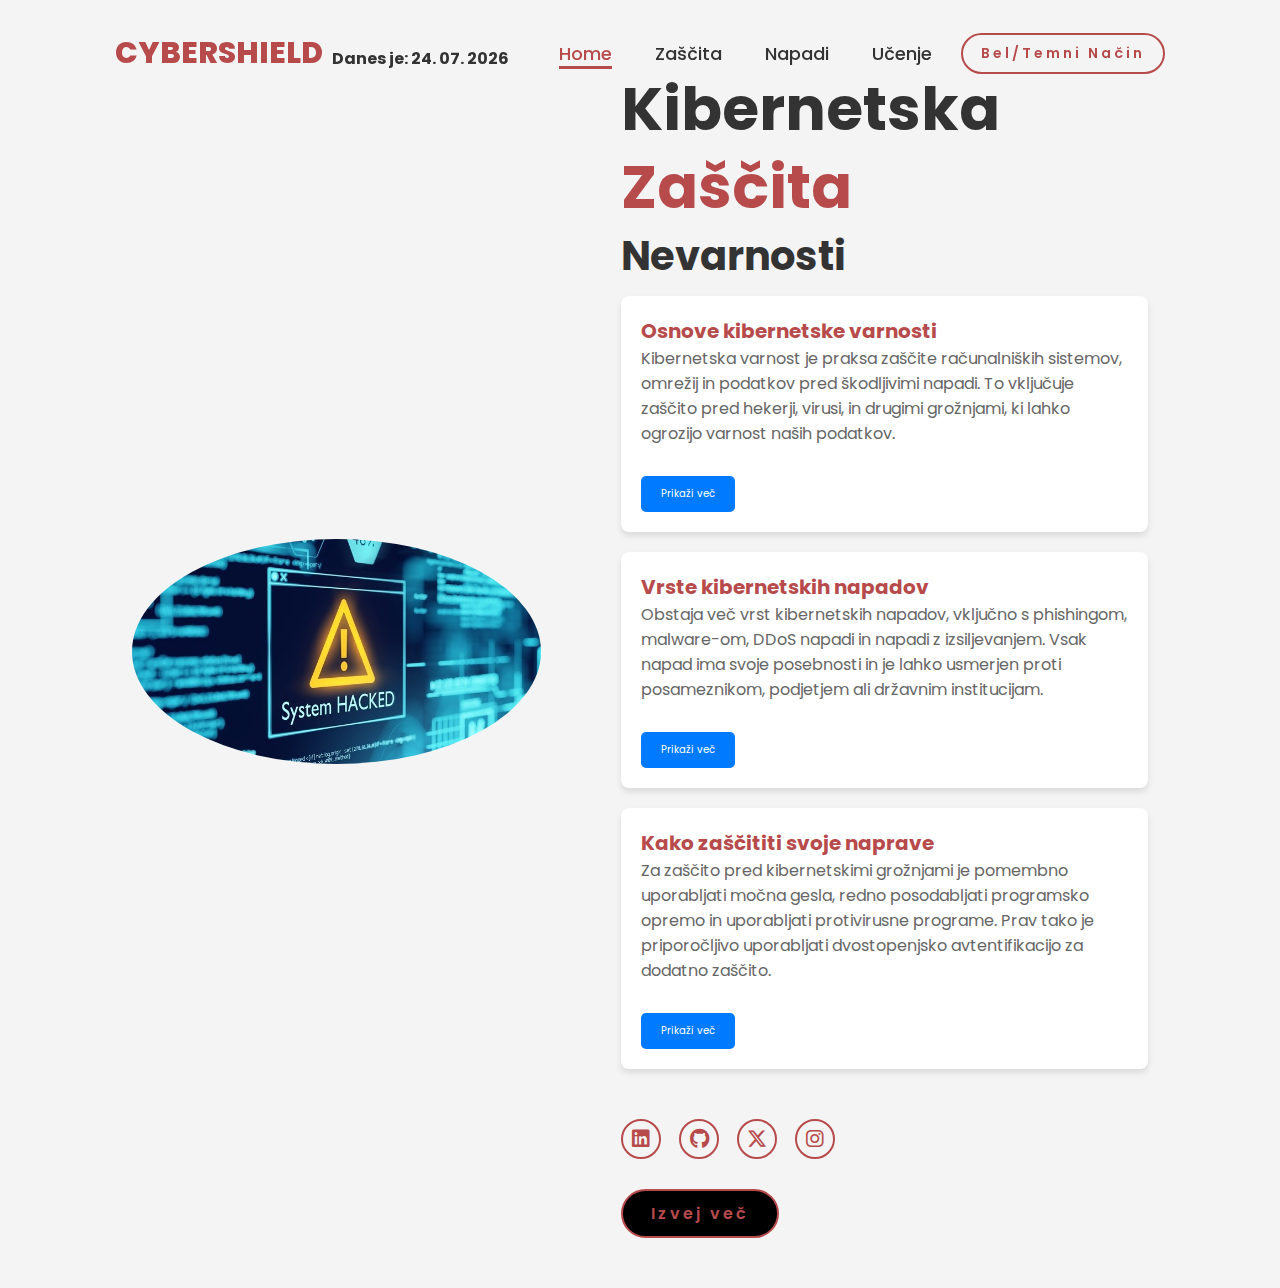
<file: kids/index.html>
<!DOCTYPE html>
<html lang="en">
<head>
    <meta charset="UTF-8">
    <meta name="viewport" content="width=device-width, initial-scale=1.0">
    <link rel="stylesheet" href="https://cdnjs.cloudflare.com/ajax/libs/font-awesome/6.5.2/css/all.min.css">
    <link rel="stylesheet" href="style.css">
    <title>Kibernetska varnost</title>
</head>
<body>
    <header>
        <a href="index.html" class="logo">CYBERSHIELD</a>
        <div id="date" class="date"></div> 
        <nav>
            <a href="index.html" class="active"> Home</a>
            <a href="varnost.html">Zaščita</a>
            <a href="napadi.html">Napadi</a>
            <a href="ucenje.html">Učenje</a>
        </nav>
        <button id="theme-toggle" class="btn">Bel/Temni Način</button> 
    </header>
    
    <section class="home">
        <div class="home-img">
            <img src="tips-image.jpg" alt="">
        </div>
        <div class="home-content">
            <h1>Kibernetska<span> Zaščita</span></h1>
            <h3 class="typing-text">Nevarnosti</h3>
            <p></p>
            <div class="card">
                <h2>Osnove kibernetske varnosti</h2>
                <p class="card-text" id="card1-text">Kibernetska varnost je praksa zaščite računalniških sistemov, omrežij in podatkov pred škodljivimi napadi. To vključuje zaščito pred hekerji, virusi, in drugimi grožnjami, ki lahko ogrozijo varnost naših podatkov.<span id="more1" style="display:none;"> Zaščita pred temi grožnjami vključuje uporabo naprednih tehnologij, redno posodabljanje programske opreme, in ozaveščanje uporabnikov o varnostnih tveganjih.</span></p>
                <button class="toggle-btn" onclick="toggleText('more1')">Prikaži več</button>
            </div>
    
            <div class="card">
                <h2>Vrste kibernetskih napadov</h2>
                <p class="card-text" id="card2-text">Obstaja več vrst kibernetskih napadov, vključno s phishingom, malware-om, DDoS napadi in napadi z izsiljevanjem. Vsak napad ima svoje posebnosti in je lahko usmerjen proti posameznikom, podjetjem ali državnim institucijam.<span id="more2" style="display:none;"> Phishing vključuje uporabo prevarantskih e-poštnih sporočil, ki poskušajo pridobiti osebne podatke, medtem ko so DDoS napadi zasnovani za preobremenitev spletnih strežnikov, da postanejo nedostopni.</span></p>
                <button class="toggle-btn" onclick="toggleText('more2')">Prikaži več</button>
            </div>
    
            <div class="card">
                <h2>Kako zaščititi svoje naprave</h2>
                <p class="card-text" id="card3-text">Za zaščito pred kibernetskimi grožnjami je pomembno uporabljati močna gesla, redno posodabljati programsko opremo in uporabljati protivirusne programe. Prav tako je priporočljivo uporabljati dvostopenjsko avtentifikacijo za dodatno zaščito.<span id="more3" style="display:none;"> Varnostni nasveti vključujejo tudi izogibanje javnim Wi-Fi omrežjem za opravljanje občutljivih nalog in biti pozoren na morebitne zlonamerne povezave ali datoteke.</span></p>
                <button class="toggle-btn" onclick="toggleText('more3')">Prikaži več</button>
            </div>
            <div class="social-icons">
                <a href="#"><i class="fa-brands fa-linkedin"></i></a>
                <a href="#"><i class="fa-brands fa-github"></i></a>
                <a href="#"><i class="fa-brands fa-x-twitter"></i></a>
                <a href="#"><i class="fa-brands fa-instagram"></i></a>
            </div>
            <a href="varnost.html" class="btn">Izvej več</a>
        </div>
    </section>

    <script src="script.js"></script> 
</body>
</html>
</file>
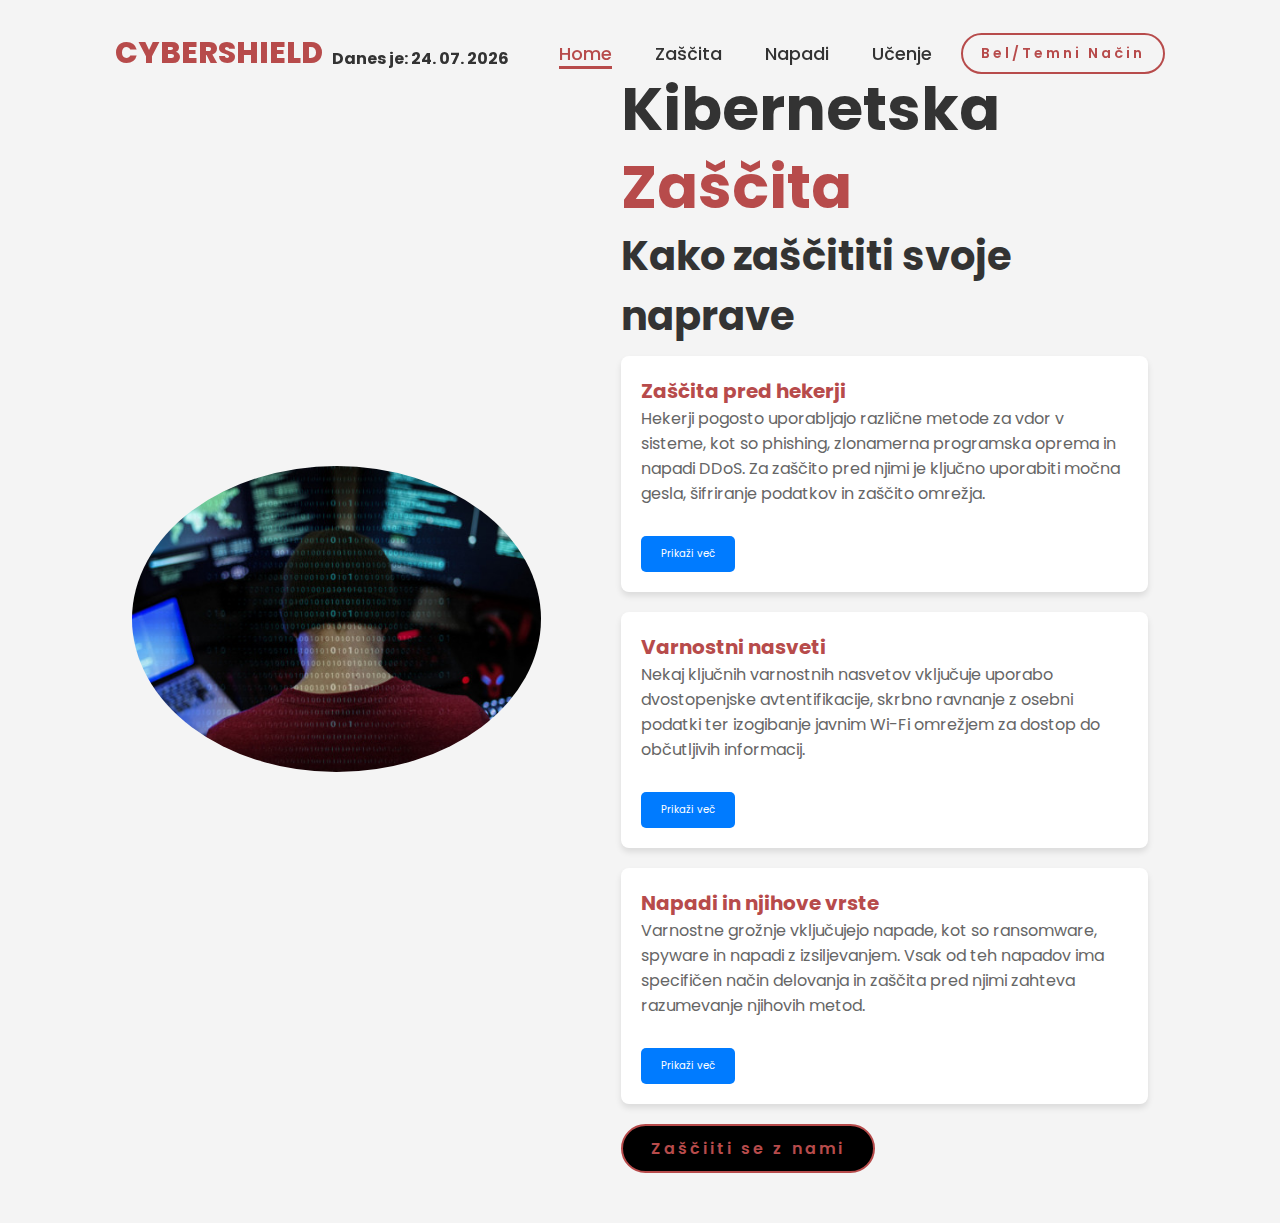
<file: kids/napadi.html>
<!DOCTYPE html>
<html lang="en">
<head>
    <meta charset="UTF-8">
    <meta name="viewport" content="width=device-width, initial-scale=1.0">
    <link rel="stylesheet" href="style.css">
    <title>Kibernetska varnost</title>
</head>
<body>
    <header>
        <a href="index.html" class="logo">CYBERSHIELD</a>
        <div id="date" class="date"></div> 
        <nav>
            <a href="index.html" class="active"> Home</a>
            <a href="varnost.html">Zaščita</a>
            <a href="napadi.html">Napadi</a>
            <a href="ucenje.html">Učenje</a>
        </nav>
        <button id="theme-toggle" class="btn">Bel/Temni Način</button>
    </header>
    
    <section class="home">
        <div class="home-img">
            <img src="intro-image.jpg" alt="">
        </div>
        <div class="home-content">
            <h1>Kibernetska <span>Zaščita</span></h1>
            <h3 class="typing-text">Kako zaščititi svoje naprave</h3>
            <p></p>
            
            <div class="card">
                <h2>Zaščita pred hekerji</h2>
                <p class="card-text" id="card1-text">Hekerji pogosto uporabljajo različne metode za vdor v sisteme, kot so phishing, zlonamerna programska oprema in napadi DDoS. Za zaščito pred njimi je ključno uporabiti močna gesla, šifriranje podatkov in zaščito omrežja.<span id="more1" style="display:none;"> Pomembno je redno posodabljanje programske opreme in ozaveščanje uporabnikov o nevarnostih.</span></p>
                <button class="toggle-btn" onclick="toggleText('more1')">Prikaži več</button>
            </div>
    
            <div class="card">
                <h2>Varnostni nasveti</h2>
                <p class="card-text" id="card2-text">Nekaj ključnih varnostnih nasvetov vključuje uporabo dvostopenjske avtentifikacije, skrbno ravnanje z osebni podatki ter izogibanje javnim Wi-Fi omrežjem za dostop do občutljivih informacij.<span id="more2" style="display:none;"> Prav tako je priporočljivo uporabljati protivirusne programe in pogosto preverjati varnostne nastavitve na napravah.</span></p>
                <button class="toggle-btn" onclick="toggleText('more2')">Prikaži več</button>
            </div>
    
            <div class="card">
                <h2>Napadi in njihove vrste</h2>
                <p class="card-text" id="card3-text">Varnostne grožnje vključujejo napade, kot so ransomware, spyware in napadi z izsiljevanjem. Vsak od teh napadov ima specifičen način delovanja in zaščita pred njimi zahteva razumevanje njihovih metod.<span id="more3" style="display:none;"> Pomembno je, da uporabniki redno preverjajo varnostne nastavitve svojih naprav in so pozorni na morebitne zlonamerne povezave.</span></p>
                <button class="toggle-btn" onclick="toggleText('more3')">Prikaži več</button>
            </div>
            <a href="ucenje.html" class="btn">Zaščiiti se z nami</a>
        </div>
    </section>

    <script src="script.js"></script> 
</body>
</html>
</file>
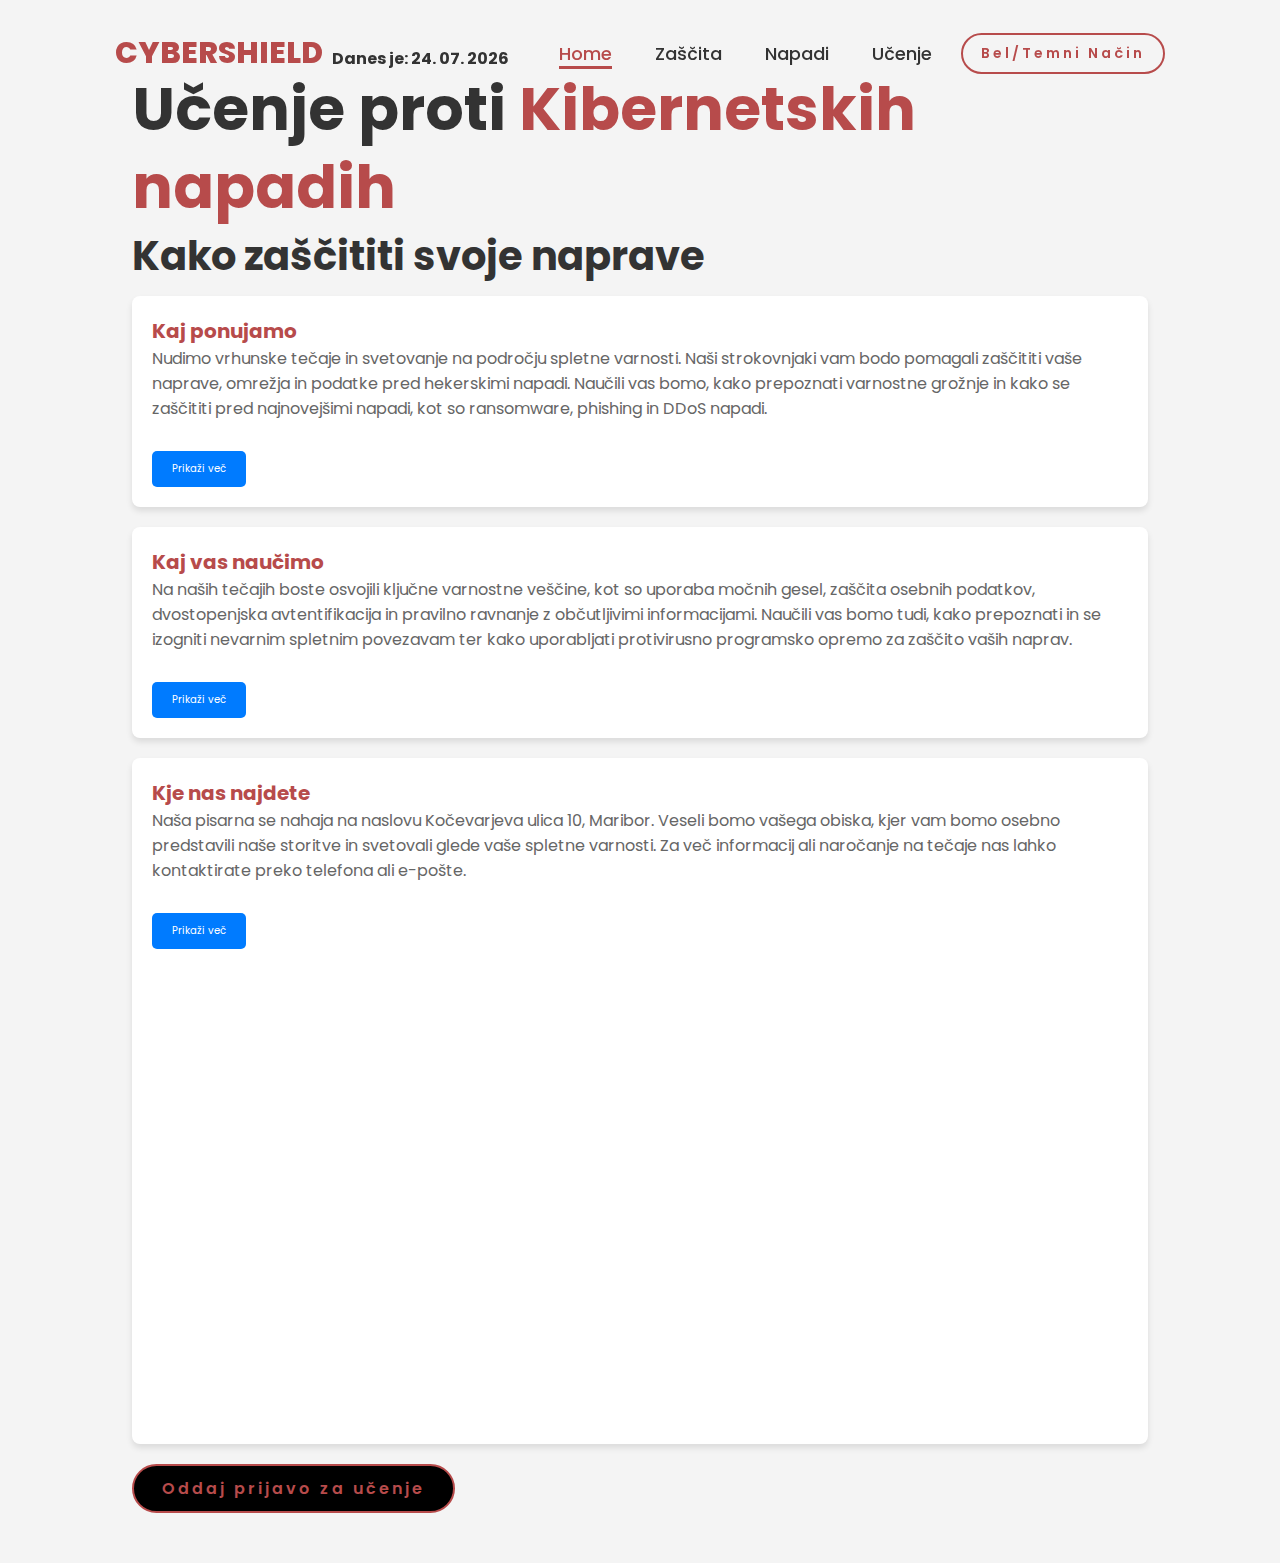
<file: kids/ucenje.html>
<!DOCTYPE html>
<html lang="en">
<head>
    <meta charset="UTF-8">
    <meta name="viewport" content="width=device-width, initial-scale=1.0">
    <link rel="stylesheet" href="style.css">
    <title>Kibernetska varnost</title>
</head>
<body>
    <header>
        <a href="index.html" class="logo">CYBERSHIELD</a>
        <div id="date" class="date"></div> 
        <nav>
            <a href="index.html" class="active"> Home</a>
            <a href="varnost.html">Zaščita</a>
            <a href="napadi.html">Napadi</a>
            <a href="ucenje.html">Učenje</a>
        </nav>
        <button id="theme-toggle" class="btn">Bel/Temni Način</button>
    </header>
    
    <section class="home">
        <div class="home-content">
            <h1>Učenje proti <span>Kibernetskih napadih</span></h1>
            <h3 class="typing-text">Kako zaščititi svoje naprave</h3>
            <p></p>
            
            <div class="card">
                <h2>Kaj ponujamo</h2>
                <p class="card-text" id="card1-text">Nudimo vrhunske tečaje in svetovanje na področju spletne varnosti. Naši strokovnjaki vam bodo pomagali zaščititi vaše naprave, omrežja in podatke pred hekerskimi napadi. Naučili vas bomo, kako prepoznati varnostne grožnje in kako se zaščititi pred najnovejšimi napadi, kot so ransomware, phishing in DDoS napadi.<span id="more1" style="display:none;"> Prav tako ponujamo tudi redno svetovanje za podjetja in individualno prilagojene varnostne rešitve.</span></p>
                <button class="toggle-btn" onclick="toggleText('more1')">Prikaži več</button>
            </div>
            
            <div class="card">
                <h2>Kaj vas naučimo</h2>
                <p class="card-text" id="card2-text">Na naših tečajih boste osvojili ključne varnostne veščine, kot so uporaba močnih gesel, zaščita osebnih podatkov, dvostopenjska avtentifikacija in pravilno ravnanje z občutljivimi informacijami. Naučili vas bomo tudi, kako prepoznati in se izogniti nevarnim spletnim povezavam ter kako uporabljati protivirusno programsko opremo za zaščito vaših naprav.<span id="more2" style="display:none;"> Prav tako vas bomo naučili, kako se izogniti napadom z izsiljevanjem in druge napade, ki ogrožajo vašo spletno varnost.</span></p>
                <button class="toggle-btn" onclick="toggleText('more2')">Prikaži več</button>
            </div>
            
            <div class="card">
                <h2>Kje nas najdete</h2>
                <p class="card-text" id="card3-text">Naša pisarna se nahaja na naslovu Kočevarjeva ulica 10, Maribor. Veseli bomo vašega obiska, kjer vam bomo osebno predstavili naše storitve in svetovali glede vaše spletne varnosti. Za več informacij ali naročanje na tečaje nas lahko kontaktirate preko telefona ali e-pošte.<span id="more3" style="display:none;"> Na voljo smo tudi za spletne posvete, če se nahajate na drugem delu Slovenije ali v tujini.</span></p>
                <button class="toggle-btn" onclick="toggleText('more3')">Prikaži več</button>
            
                <!-- Google Maps Embed without API key -->
                <div id="map-container" style="margin-top: 20px;">
                    <iframe src="https://www.google.com/maps/embed?pb=!1m18!1m12!1m3!1d1939.869665687666!2d15.63420123387843!3d46.559752664458955!2m3!1f0!2f0!3f0!3m2!1i1024!2i768!4f13.1!3m3!1m2!1s0x476f77b0cf9d7847%3A0xb5cc1e1dadc07a67!2sKo%C4%8Devarjeva%20ulica%2010%2C%202000%20Maribor!5e0!3m2!1ssl!2ssi!4v1733317833430!5m2!1ssl!2ssi" width="600" height="450" style="border:0;" allowfullscreen="" loading="lazy" referrerpolicy="no-referrer-when-downgrade"></iframe>
                </div>
            </div>    
            <a href="#" class="btn">Oddaj prijavo za učenje</a>
        </div>
    </section>

    <script src="script.js"></script> 
</body>
</html>
</file>
<file: kids/style.css>
@import url('https://fonts.googleapis.com/css2?family=Poppins:wght@100;200;300;400;500;600&display=swap');

* {
    margin: 0;
    padding: 0;
    box-sizing: border-box;
    text-decoration: none;
    border: none;
    outline: none;
    font-family: 'Poppins', sans-serif;
}

html {
    font-size: 62.5%;
}

body {
    width: 100%;
    height: 100vh;
    overflow-x: hidden;
    background-color: #ffffff; /* Privzeto svetlo ozadje */
    color: #333; /* Temno sivo besedilo */
    transition: background-color 0.3s, color 0.3s;
}

/* Temni način */
body.dark-theme {
    background-color: #121212; /* Temno ozadje */
    color: #e0e0e0; /* Svetlo besedilo */
}

/* Stil za header, gumb in ostale elemente */
header {
    margin-top: 20px;
    position: fixed;
    top: 0;
    left: 0;
    width: 100%;
    padding: 1rem 9%;
    background-color: transparent;
    filter: drop-shadow(10px);
    display: flex;
    justify-content: space-between;
    align-items: center;
    z-index: 100;
}

.logo {
    font-size: 3rem;
    color: #b74b4b;
    font-weight: 800;
    cursor: pointer;
    transition: 0.5s ease;
}

.logo:hover {
    transform: scale(1.1);
}

nav a {
    font-size: 1.8rem;
    color: #333; /* Temno sivo za svetli način */
    margin-left: 4rem;
    font-weight: 500;
    transition: 0.3s ease;
    border-bottom: 3px solid transparent;
}

body.dark-theme nav a {
    color: #e0e0e0; /* Svetlo besedilo za temni način */
}

nav a:hover,
nav a.active {
    color: #b74b4b;
    border-bottom: 3px solid #b74b4b;
}

section {
    min-height: 100vh;
    padding: 5rem 9% 5rem;
}

.home {
    display: flex;
    justify-content: center;
    align-items: center;
    gap: 8rem;
}

.home .home-content h1 {
    font-size: 6rem;
    font-weight: 700;
    line-height: 1.3;
    color: #333;
}

body.dark-theme .home .home-content h1 {
    color: #e0e0e0; /* Svetlo besedilo za temni način */
}

span {
    color: #b74b4b;
}

.home-content h3 {
    font-size: 4rem;
    margin-bottom: 1rem;
    font-weight: 700;
    color: #333;
}

body.dark-theme .home-content h3 {
    color: #e0e0e0; /* Svetlo besedilo za temni način */
}

.home-content p {
    font-size: 1.6rem;
    color: #666;
}

.home-img img {
    position: relative;
    width: 32vw;
    border-radius: 50%;
    box-shadow: 0 0 25px solid #b74b4b;
    cursor: pointer;
    transition: 0.2s linear;
}

.home-img img:hover {
    font-size: 1.8rem;
    font-weight: 500;
}

.social-icons a {
    display: inline-flex;
    justify-content: center;
    align-items: center;
    width: 4rem;
    height: 4rem;
    background-color: transparent;
    border: 0.2rem solid #b74b4b;
    font-size: 2rem;
    border-radius: 50%;
    margin: 3rem 1.5rem 3rem 0;
    transition: 0.3s ease;
    color: #b74b4b;
}

.social-icons a:hover {
    color: black;
    transform: scale(1.3) translateY(-5px);
    background-color: #b74b4b;
    box-shadow: 0 0 25px #b74b4b;
}

.btn {
    display: inline-block;
    padding: 1rem 2.8rem;
    background-color: black;
    border-radius: 4rem;
    font-size: 1.6rem;
    color: #b74b4b;
    letter-spacing: 0.3rem;
    font-weight: 600;
    border: 2px solid #b74b4b;
    transition: 0.3s ease;
    cursor: pointer;
}

body.dark-theme .btn {
    background-color: #333;
    color: #e0e0e0;
    border: 2px solid #e0e0e0;
}

.btn:hover {
    transform: scale3d(1.03);
    background-color: #b74b4b;
    color: black;
    box-shadow: 0 0 25px #b74b4b;
}

body.dark-theme .btn:hover {
    background-color: #b74b4b;
    color: black;
}

/* Stil za preklop teme */
#theme-toggle {
    margin-left: 2rem;
    padding: 0.8rem 1.8rem;
    background-color: transparent;
    color: #b74b4b;
    border: 2px solid #b74b4b;
    border-radius: 4rem;
    cursor: pointer;
    font-size: 1.4rem;
    transition: 0.3s ease;
}

body.dark-theme #theme-toggle {
    color: #e0e0e0;
    border: 2px solid #e0e0e0;
}

#theme-toggle:hover {
    transform: scale(1.1);
    background-color: #b74b4b;
    color: white;
    box-shadow: 0 0 15px #b74b4b;
}
/* style.css */
body {
    font-family: Arial, sans-serif;
    background-color: #f4f4f4;
    padding: 20px;
}

header {
    text-align: center;
    margin-bottom: 30px;
}

#date {
    font-size: 1.6rem;
    font-weight: bold;
    margin-top: 10px;
}

.card {
    background-color: white;
    padding: 20px;
    margin-bottom: 20px;
    box-shadow: 0px 4px 6px rgba(0, 0, 0, 0.1);
    border-radius: 8px;
}

.toggle-btn {
    background-color: #007bff;
    color: white;
    border: none;
    padding: 10px 20px;
    cursor: pointer;
    font-size: 1rem;
    border-radius: 5px;
    margin-top: 10px;
}

.toggle-btn:hover {
    background-color: #0056b3;
}

.card-text {
    font-size: 1.2rem;
    margin-bottom: 20px;
}
.card h2 {
    color: #b74b4b;  /* Spremenite to barvo po želji */
    font-size: 2rem;
    font-weight: bold;
}
</file>
